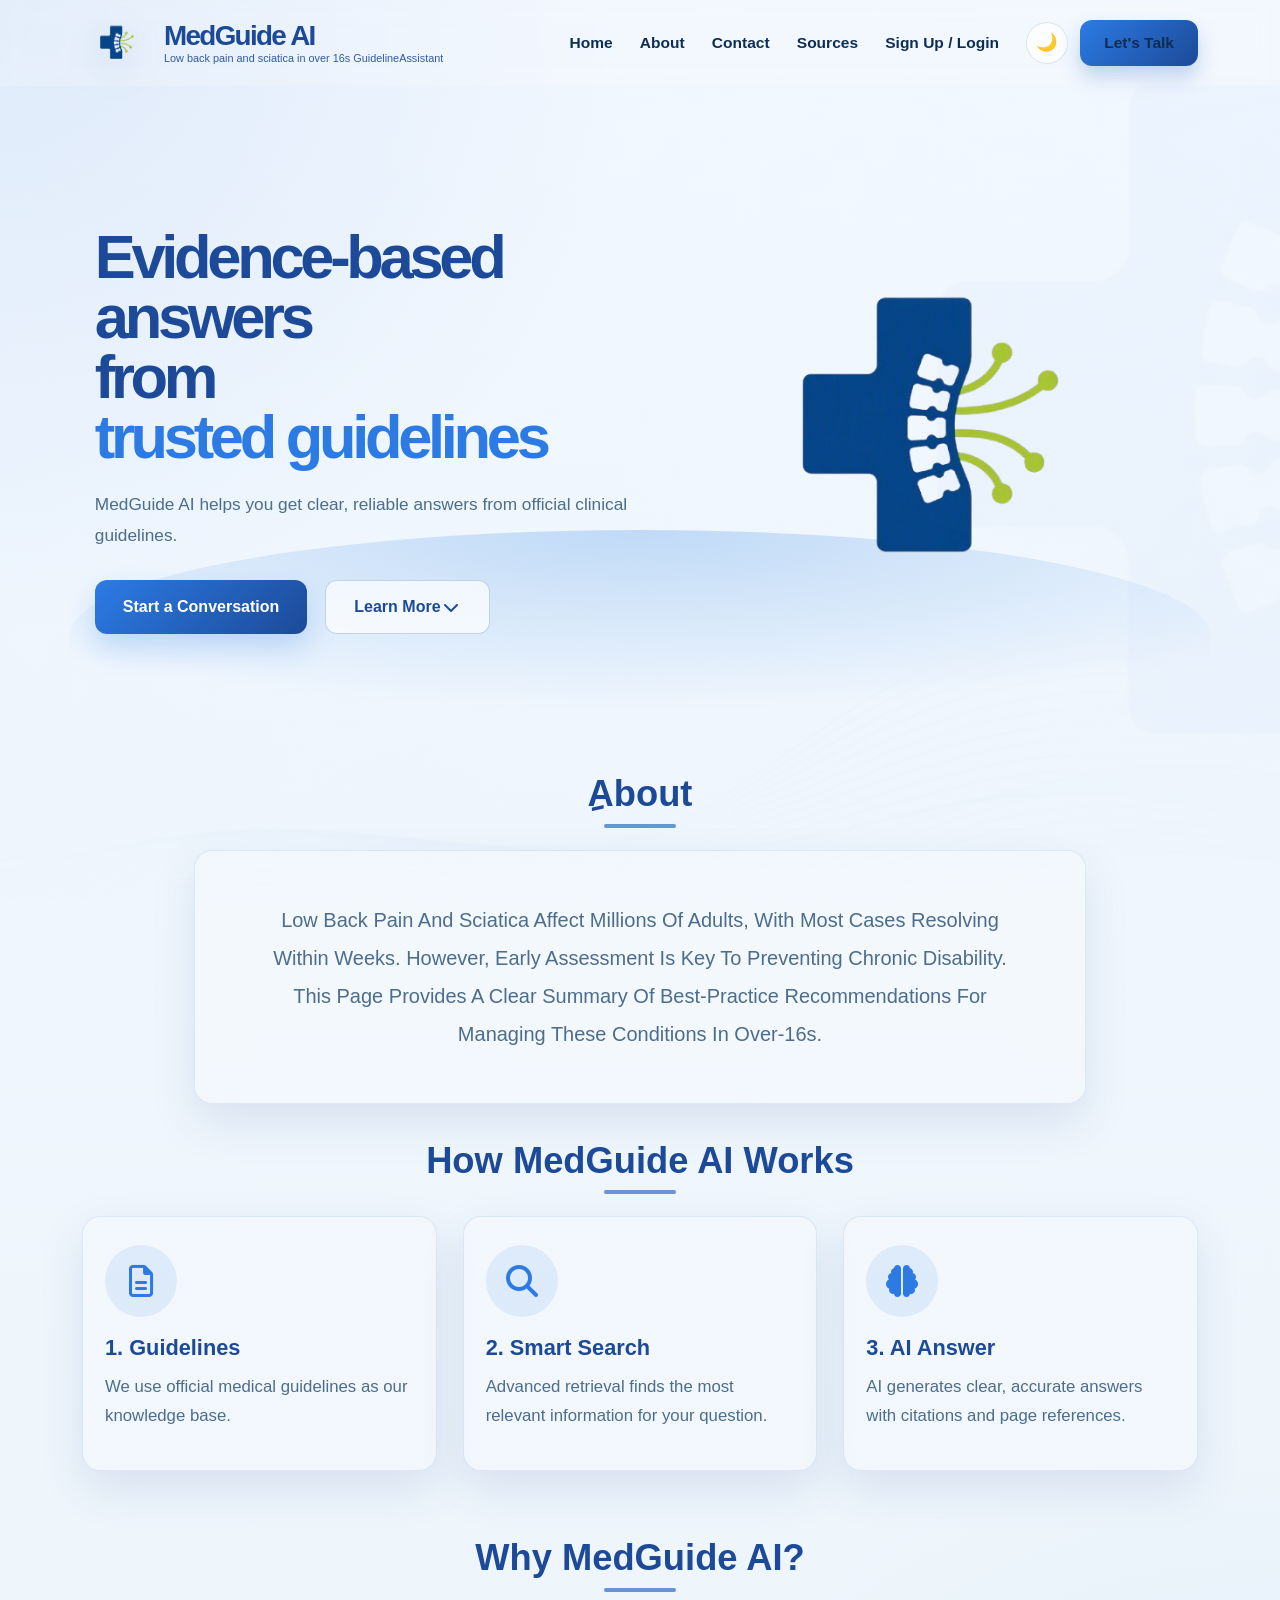
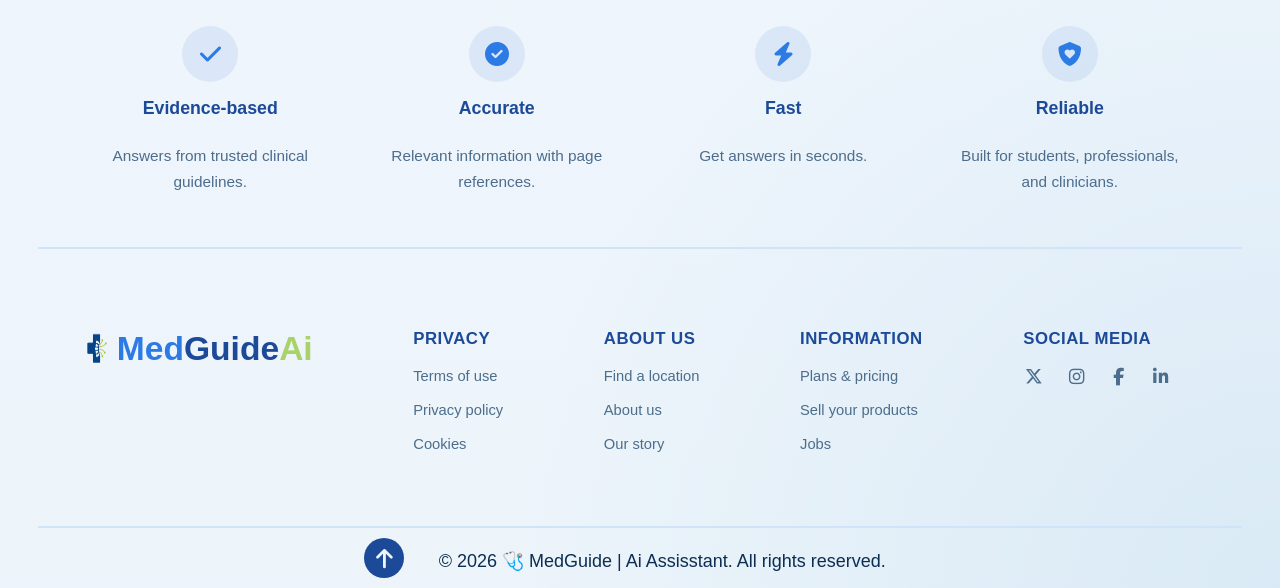
<file: index.html>
<!doctype html>
<html lang="en">
  <head>
    <meta charset="UTF-8" />
    <meta http-equiv="X-UA-Compatible" content="IE=edge" />
    <meta name="viewport" content="width=device-width, initial-scale=1.0" />
    <title>MedGuide</title>
    <link rel="icon" href="imgs/logo.png" />
    <link rel="stylesheet" href="./css/all.min.css" />
    <link rel="stylesheet" href="./css/bootstrap.min.css" />
    <link rel="stylesheet" href="./css/fonts.css" />
    <link rel="stylesheet" href="https://cdn.jsdelivr.net/npm/bootstrap@5.3.3/dist/css/bootstrap.min.css"/>
    <link rel="stylesheet" href="https://cdnjs.cloudflare.com/ajax/libs/font-awesome/6.5.2/css/all.min.css"/>
    <link rel="stylesheet" href="./css/style.css" />
  </head>
  <body>
    <div class="page-shell">
      <header class="topbar">
        <div class="container nav-shell">
          <a href="#" class="brand" aria-label="MedGuide AI home">
            <img src="imgs/logo.png" alt="MedGuide AI logo" class="brand-mark" />
            <span class="brand-text">
              <span class="brand-name">MedGuide AI</span>
              <small>Low back pain and sciatica in over 16s GuidelineAssistant</small>
            </span>
          </a>

          <button
            class="navbar-toggler"
            type="button"
            id="navbar-toggler"
            aria-label="Toggle navigation"
            aria-expanded="false"
          >
            <span class="navbar-toggler-icon"></span>
          </button>

          <nav class="main-nav" id="nav" aria-label="Main navigation">
            <a href="#">Home</a>
            <a href="#about">About</a>
            <a href="#contact">Contact</a>
            <a href="#sources">Sources</a>
            <a href="./sign-up.html">Sign Up / Login</a>

            <div class="nav-tools">
              <button id="theme-btn" type="button" aria-label="Toggle theme">
                🌙
              </button>
              <a href="sign-up.html" class="nav-btn auth-gated-link">Let's Talk</a>
            </div>
          </nav>
        </div>
      </header>

      <main class="landing-page">
        <section class="hero">
          <div class="container hero-inner">
            <div class="hero-copy">
              <h1>
                Evidence-based answers<br />from <span>trusted guidelines</span>
              </h1>
              <p>
                MedGuide AI helps you get clear, reliable answers from official
                clinical guidelines.
              </p>

              <div class="hero-actions">
                <a class="primary-btn auth-gated-link" href="chat.html">Start a Conversation</a>
                <button class="secondary-btn" onclick="openCV()">
                  Learn More <i class="fa-solid fa-chevron-down"></i>
                </button>
              </div>
            </div>

            <div class="hero-art" aria-hidden="true">
              <img src="imgs/logo.png" alt="Medical AI logo illustration" />
            </div>
          </div>
        </section>
        <!-- About section start -->
        <section id="about">
          <div class="container">
            <h2 class="section-title">ِAbout</h2>
            <div class="about-card">
              <p class="about-text">
                Low back pain and sciatica affect millions of adults, with most
                cases resolving within weeks. However, early assessment is key
                to preventing chronic disability. This page provides a clear
                summary of best-practice recommendations for managing these
                conditions in over-16s.
              </p>
            </div>
          </div>
        </section>
        <!-- process section start -->
        <section class="process" id="how-it-works">
          <div class="container">
            <h2 class="section-title">How MedGuide AI Works</h2>

            <div class="card-grid">
              <article class="info-card">
                <div class="icon-wrap">
                  <i class="fa-regular fa-file-lines"></i>
                </div>
                <h3>1. Guidelines</h3>
                <p>We use official medical guidelines as our knowledge base.</p>
              </article>

              <article class="info-card">
                <div class="icon-wrap">
                  <i class="fa-solid fa-magnifying-glass"></i>
                </div>
                <h3>2. Smart Search</h3>
                <p>
                  Advanced retrieval finds the most relevant information for
                  your question.
                </p>
              </article>

              <article class="info-card">
                <div class="icon-wrap">
                  <i class="fa-solid fa-brain"></i>
                </div>
                <h3>3. AI Answer</h3>
                <p>
                  AI generates clear, accurate answers with citations and page
                  references.
                </p>
              </article>
            </div>
          </div>
        </section>
        <!-- benefits  section start -->
        <section class="benefits">
          <div class="container">
            <h2 class="section-title">Why MedGuide AI?</h2>
            <div class="benefit-grid">
              <div class="benefit-item">
                <div class="benefit-icon">
                  <i class="fa-solid fa-check"></i>
                </div>
                <h4>Evidence-based</h4>
                <p>Answers from trusted clinical guidelines.</p>
              </div>

              <div class="benefit-item">
                <div class="benefit-icon">
                  <i class="fa-solid fa-circle-check"></i>
                </div>
                <h4>Accurate</h4>
                <p>Relevant information with page references.</p>
              </div>

              <div class="benefit-item">
                <div class="benefit-icon"><i class="fa-solid fa-bolt"></i></div>
                <h4>Fast</h4>
                <p>Get answers in seconds.</p>
              </div>

              <div class="benefit-item">
                <div class="benefit-icon">
                  <i class="fa-solid fa-shield-heart"></i>
                </div>
                <h4>Reliable</h4>
                <p>Built for students, professionals, and clinicians.</p>
              </div>
            </div>
          </div>
        </section>
      </main>
      <div class="line"></div>
      <!-- contact section -->
      <section class="contact" id="contact">
        <div class="contact-container">
          <div class="contact-col brand-col">
            <img src="./imgs/logo.png" alt="" class="contact-col-img" />
            <h2 class="contact-brand-title">
              Med<span class="contact-brand-title-span">Guide</span
              ><span class="contact-brand-title-span2">Ai</span>
            </h2>
            <!-- <p class="contact-brand-text">Your Trusted Medical Guideline Assistant.</p> -->
          </div>

          <div class="contact-col">
            <h3>Privacy</h3>
            <ul>
              <li><a href="#">Terms of use</a></li>
              <li><a href="#">Privacy policy</a></li>
              <li><a href="#">Cookies</a></li>
            </ul>
          </div>

          <div class="contact-col">
            <h3>About us</h3>
            <ul>
              <li><a href="#">Find a location</a></li>
              <li><a href="#">About us</a></li>
              <li><a href="#">Our story</a></li>
            </ul>
          </div>

          <div class="contact-col">
            <h3>Information</h3>
            <ul>
              <li><a href="#">Plans & pricing</a></li>
              <li><a href="#">Sell your products</a></li>
              <li><a href="#">Jobs</a></li>
            </ul>
          </div>

          <div class="contact-col social-col">
            <h3>Social media</h3>
            <div class="social-icons">
              <a href="#"><i class="fa-brands fa-x-twitter"></i></a>
              <a href="#"><i class="fa-brands fa-instagram"></i></a>
              <a href="#"><i class="fa-brands fa-facebook-f"></i></a>
              <a href="#"><i class="fa-brands fa-linkedin-in"></i></a>
            </div>
          </div>
        </div>
      </section>
      <div class="line"></div>
      <!-- footer section -->
      <footer>
        <a href="#top" class="back-to-top" id="topBtn">
          <i class="fas fa-arrow-up"></i>
        </a>
        <span> © 2026 🩺 MedGuide | Ai Assisstant. All rights reserved.</span>
      </footer>
    </div>

    <script src="./js/main.js"></script>
    <script src="https://cdn.jsdelivr.net/npm/bootstrap@5.3.3/dist/js/bootstrap.bundle.min.js"></script>
  </body>
</html>
</file>
<file: css/fonts.css>
@font-face {
    font-family: "poppins";
    src: url(../webfonts/Poppins-Bold.ttf);
} 
@font-face {
    font-family: "poppins-normal";
    src: url(../webfonts/Poppins-Black.ttf);
} 
@font-face {
    font-family: "poppins-light";
    src: url(../webfonts/Poppins-Light.ttf);
}
</file>
<file: css/style.css>
* {
  box-sizing: border-box;
  margin: 0;
  padding: 0;
}
.line{
  height: 1.9px;
  width: 94%;
  background-color: var(--blue-card);
  margin: auto;
}
:root {
  --bg-soft: #edf5fb;
  --bg-white: rgba(255, 255, 255, 0.6);
  --panel: rgba(255, 255, 255, 0.68);
  --panel-strong: #ffffff;
  --line: rgba(83, 131, 202, 0.15);
  --text: #0d2e52;
  --text-soft: #4c6d8c;
  --blue: #2c7be5;
  --blue-deep: #1c4a98;
  --blue-light: #ddf0ff;
  --blue-card: #cfe3f9;
  --green: #a9d36a;
  --shadow: 0 18px 45px rgba(46, 92, 150, 0.12);
}
.fa-arrow-up{
  position: relative;
  left: -30px;
  background-color: var(--blue-deep);
  color: var(--bg-soft);
  font-size: 22px;
  border: none;
  margin-top: 10px;
  width: 40px;
  height: 40px;
  padding: 10px;
  border-radius: 50%;
  cursor: pointer;
  z-index: 1000;
  transition:all 0.4s ease-in-out ;
  -webkit-border-radius: 50%;
  -moz-border-radius: 50%;
  -ms-border-radius: 50%;
  -o-border-radius: 50%;
  -webkit-transition:all 0.4s ease-in-out ;
  -moz-transition:all 0.4s ease-in-out ;
  -ms-transition:all 0.4s ease-in-out ;
  -o-transition:all 0.4s ease-in-out ;
}
@media (max-width: 860px) {
  .menu-toggle {
    display: inline-flex;
    margin-left: auto;
  }

  .nav-shell {
    flex-wrap: wrap;
    padding: 12px 0;
  }

  .main-nav {
    position: absolute;
    top: calc(100% + 10px);
    left: 0;
    right: 0;
    flex-direction: column;
    align-items: stretch;
    gap: 10px;
    padding: 18px 16px;
    background: rgba(255, 255, 255, 0.84);
    border: 1px solid rgba(83, 131, 202, 0.2);
    border-radius: 18px;
    backdrop-filter: blur(14px);
    box-shadow: var(--shadow);
    opacity: 0;
    visibility: hidden;
    transform: translateY(-10px);
    pointer-events: none;
    transition: all 0.25s ease;
    z-index: 20;
  }

  .topbar.nav-open .main-nav {
    opacity: 1;
    visibility: visible;
    transform: translateY(0);
    pointer-events: auto;
  }

  .main-nav a {
    padding: 10px 12px;
    border-radius: 10px;
    background: rgba(221, 240, 255, 0.35);
  }

  .main-nav a::after {
    display: none;
  }

  .nav-tools {
    margin-left: auto;
    gap: 8px;
  }

  .nav-btn {
    padding: 0 16px;
    min-height: 42px;
  }
}

@media (max-width: 450px) {
  .fa-arrow-up{
    right: 140px;
  }

  .brand {
    max-width: calc(100% - 60px);
  }

  .brand-text small {
    display: none;
  }
}
html {
  scroll-behavior: smooth;
}

body {
  min-height: 100vh;
  font-family: Arial, "Helvetica Neue", sans-serif;
  color: var(--text);
  background:
    radial-gradient(circle at top left, rgba(140, 177, 228, 0.18), transparent 25%),
    radial-gradient(circle at bottom right, rgba(148, 196, 228, 0.22), transparent 30%),
    linear-gradient(180deg, rgba(240, 247, 255, 0.9), rgba(235, 243, 250, 0.92)),
    url("../imgs/bg.jpg") center top / cover no-repeat fixed;
  transition: background-color 0.25s ease, color 0.25s ease;
}

body.dark-mode {
  --bg-soft: #071827;
  --bg-white: rgba(9, 19, 31, 0.72);
  --panel: rgba(13, 25, 39, 0.8);
  --panel-strong: #0d1d2d;
  --line: rgba(133, 180, 247, 0.14);
  --text: #eaf4ff;
  --text-soft: #b8d5f5;
  --blue: #75aef7;
  --blue-deep: #dfeeff;
  --blue-light: rgba(117, 174, 247, 0.14);
  --blue-card: rgba(117, 174, 247, 0.12);
  --green: #a9d36a;
  --shadow: 0 18px 45px rgba(4, 12, 20, 0.5);
  background:
    radial-gradient(circle at top left, rgba(62, 95, 154, 0.35), transparent 25%),
    radial-gradient(circle at bottom right, rgba(26, 69, 111, 0.32), transparent 30%),
    linear-gradient(180deg, rgba(7, 18, 29, 0.96), rgba(10, 21, 35, 0.98)),
    url("../imgs/bg.jpg") center top / cover no-repeat fixed;
  color: var(--text);
}

img {
  max-width: 100%;
  display: block;
}

a {
  text-decoration: none !important;
}

.page-shell {
  min-height: 100vh;
}

.container {
  width: min(1280px, calc(100% - 48px));
  margin: 0 auto;
}

.topbar {
  position: sticky;
  top: 0;
  z-index: 20;
  background: rgba(255, 255, 255, 0.18);
  backdrop-filter: blur(10px);
}

.nav-shell {
  display: flex;
  align-items: center;
  justify-content: space-between;
  min-height: 86px;
  gap: 24px;
  position: relative;
}
.navbar {
  display: flex;
  justify-content: space-between;
  background-color: transparent;
  align-items: center;
  padding: 30px 8%;
  position: fixed;
  top: 0;
  left: 0;
  width: 100%;
  z-index: 10;
  transition: all 0.4s ease-in-out !important;
  -webkit-transition: all 0.4s ease-in-out !important;
  -moz-transition: all 0.4s ease-in-out !important;
  -ms-transition: all 0.4s ease-in-out !important;
  -o-transition: all 0.4s ease-in-out !important;
}
.navbar-brand {
  font-family: "Playfair Display", serif;
  color: #ffffff;
  font-size: 1.8rem;
  font-weight: 700;
  letter-spacing: 1px;
  transition: all 0.3s ease;
  -webkit-transition: all 0.3s ease;
  -moz-transition: all 0.3s ease;
  -ms-transition: all 0.3s ease;
  -o-transition: all 0.3s ease;
}
.nav-link {
  display: flex;
  list-style: none;
  gap: 30px;
}

.nav-link {
  position: relative;
  text-decoration: none;
  font-size: 18px;
  font-weight: 500;
  letter-spacing: 1px;
  transition: all 0.5s ease-in-out;
  -webkit-transition: all 0.5s ease-in-out;
  -moz-transition: all 0.5s ease-in-out;
  -ms-transition: all 0.5s ease-in-out;
  -o-transition: all 0.5s ease-in-out;
}
.nav-link::after {
  content: "";
  position: absolute;
  left: 0;
  width: 0;
  bottom: -5px;
  height: 2px;
  background-color: var(--blue-deep);
  transition: all 0.4s ease-in-out;
  -webkit-transition: all 0.4s ease-in-out;
  -moz-transition: all 0.4s ease-in-out;
  -ms-transition: all 0.4s ease-in-out;
  -o-transition: all 0.4s ease-in-out;
}
.nav-link:hover::after,
.nav-link.active::after {
  width: 90%;
}
@media (max-width: 768px) {
  .nav-shell {
    min-height: 78px;
    position: relative;
    padding-right: 62px;
  }

  .brand {
    width: calc(100% - 62px);
    min-width: 0;
  }

  .brand-mark {
    width: 44px;
    height: 34px;
  }

  .brand-name {
    font-size: 1.15rem;
  }

  .brand-text small {
    display: none;
  }

  .navbar-toggler {
    position: absolute;
    top: 50%;
    right: 0;
    transform: translateY(-50%);
    display: inline-flex !important;
    align-items: center;
    justify-content: center;
    width: 46px;
    height: 46px;
    border: 1px solid rgba(28, 74, 152, 0.35);
    background: linear-gradient(135deg, rgba(255, 255, 255, 0.96), rgba(221, 240, 255, 0.88));
    border-radius: 12px;
    box-shadow: 0 8px 18px rgba(43, 84, 141, 0.12);
    z-index: 30;
    cursor: pointer;
  }

  .navbar-toggler:focus,
  .navbar-toggler:focus-visible {
    outline: none;
    box-shadow: 0 0 0 0.25rem rgba(44, 123, 229, 0.2);
  }

  .navbar-toggler-icon {
    display: block;
    width: 22px;
    height: 22px;
    background-image: url("data:image/svg+xml,%3csvg xmlns='http://www.w3.org/2000/svg' viewBox='0 0 30 30'%3e%3cpath stroke='rgba%2828, 74, 152, 1%29' stroke-linecap='round' stroke-miterlimit='10' stroke-width='2.2' d='M4 7h22M4 15h22M4 23h22'/%3e%3c/svg%3e");
    background-repeat: no-repeat;
    background-position: center;
    background-size: 22px 22px;
  }

  .main-nav {
    position: absolute;
    top: calc(100% + 8px);
    left: 0;
    right: 0;
    width: 100%;
    display: flex;
    flex-direction: column;
    align-items: stretch;
    gap: 0;
    padding: 18px 18px 14px;
    background: rgba(255, 255, 255, 0.96);
    border: 1px solid rgba(83, 131, 202, 0.18);
    border-radius: 18px;
    box-shadow: 0 18px 40px rgba(46, 92, 150, 0.12);
    opacity: 0;
    visibility: hidden;
    pointer-events: none;
    transition: opacity 0.25s ease, visibility 0.25s ease, transform 0.25s ease;
    transform: translateY(-8px);
    z-index: 25;
  }

  .topbar.nav-open .main-nav {
    opacity: 1;
    visibility: visible;
    pointer-events: auto;
    transform: translateY(0);
  }

  .main-nav a {
    display: block;
    width: 100%;
    padding: 14px 0;
    border-bottom: 1px solid rgba(83, 131, 202, 0.16);
    color: var(--blue-deep);
    font-size: 1.1rem;
    font-weight: 700;
    letter-spacing: 0.01em;
    text-align: left;
    background: transparent;
  }

  .main-nav a:last-child {
    border-bottom: none;
  }

  .main-nav a::after {
    display: none;
  }

  .main-nav .nav-tools {
    display: flex;
    justify-content: flex-end;
    align-items: center;
    gap: 10px;
    margin: auto;
    margin-top: 20px;
    padding-top:20px;
    border-top: 1px solid rgba(83, 131, 202, 0.16);
  }

  .main-nav .nav-tools #theme-btn {
    width: 58px;
    height: 42px;
    border-radius: 14px;
    font-size: 1.3rem;
    background: rgba(255, 255, 255, 0.74);
    border: 1px solid rgba(58, 116, 187, 0.18);
    box-shadow: 0 8px 18px rgba(43, 84, 141, 0.08);
  }

  .main-nav .nav-btn {
    min-height: 42px;
    padding: 12px 20px;
    font-size: 0.95rem;
    border-radius: 14px;
    box-shadow: 0 10px 20px rgba(39, 96, 180, 0.2);
     background: linear-gradient(135deg, var(--blue), var(--blue-deep));
  }
}

body.dark-mode .navbar-toggler {
  background: rgba(16, 27, 40, 0.8);
  border-color: rgba(143, 188, 255, 0.18);
}

body.dark-mode .navbar-toggler-icon {
  background-image: url("data:image/svg+xml,%3csvg xmlns='http://www.w3.org/2000/svg' viewBox='0 0 30 30'%3e%3cpath stroke='rgba%2395c7ff, 1%29' stroke-linecap='round' stroke-miterlimit='10' stroke-width='2.2' d='M4 7h22M4 15h22M4 23h22'/%3e%3c/svg%3e");
}

body.dark-mode .main-nav {
  background: rgba(13, 25, 39, 0.9);
  border-color: rgba(143, 188, 255, 0.18);
}

body.dark-mode .main-nav a,
body.dark-mode .main-nav .nav-tools {
  color: var(--text);
  border-color: rgba(143, 188, 255, 0.14);
}
.menu-toggle {
  display: none;
  border: 0;
  background: rgba(255, 255, 255, 0.72);
  width: 46px;
  height: 46px;
  border-radius: 12px;
  align-items: center;
  justify-content: center;
  flex-direction: column;
  gap: 5px;
  cursor: pointer;
  box-shadow: 0 8px 18px rgba(43, 84, 141, 0.12);
  position: relative;
  z-index: 3;
}

.menu-toggle span {
  display: block;
  width: 22px;
  height: 2px;
  background: var(--blue-deep);
  border-radius: 999px;
  transition: transform 0.25s ease, opacity 0.25s ease;
}

.topbar.nav-open .menu-toggle span:nth-child(1) {
  transform: translateY(7px) rotate(45deg);
}

.topbar.nav-open .menu-toggle span:nth-child(2) {
  opacity: 0;
}

.topbar.nav-open .menu-toggle span:nth-child(3) {
  transform: translateY(-7px) rotate(-45deg);
}

.brand {
  display: inline-flex;
  align-items: center;
  gap: 12px;
  color: var(--blue-deep);
}

.brand-mark {
  width: 70px;
  height: 50px;
  object-fit: contain;
  filter: drop-shadow(0 10px 18px rgba(73, 102, 160, 0.2));
}

.brand-text {
  display: flex;
  flex-direction: column;
  line-height: 1;
}

.brand-name {
  font-size: clamp(1.5rem, 1.1rem + 0.8vw, 2.2rem);
  font-weight: 900;
  letter-spacing: -0.06em;
}

.brand-text small {
  font-size: 0.68rem;
  color: var(--blue-deep);
  margin-top: 4px;
  opacity: 0.9;
}

.main-nav {
  display: flex;
  align-items: center;
  justify-content: center;
  gap: clamp(1.2rem, 0.9rem + 1vw, 2.5rem);
  flex-wrap: wrap;
}

.main-nav a {
  position: relative;
  color: var(--text);
  font-size: 0.97rem;
  font-weight: 700;
  transition: color 0.2s ease;
}

.main-nav a:hover {
  color: var(--blue-deep);
}

.main-nav a::after {
  content: "";
  position: absolute;
  left: 0;
  bottom: -8px;
  width: 0;
  height: 2px;
  border-radius: 999px;
  background: var(--blue-deep);
  transition: width 0.2s ease;
}

.main-nav a:hover::after {
  width: 100%;
}

.nav-btn,
.primary-btn,
.secondary-btn {
  display: inline-flex;
  align-items: center;
  justify-content: center;
  border-radius: 12px;
  font-weight: 800;
  transition: transform 0.2s ease, box-shadow 0.2s ease;
  -webkit-transition: transform 0.2s ease, box-shadow 0.2s ease;
  -moz-transition: transform 0.2s ease, box-shadow 0.2s ease;
  -ms-transition: transform 0.2s ease, box-shadow 0.2s ease;
  -o-transition: transform 0.2s ease, box-shadow 0.2s ease;
}

.nav-tools {
  display: flex;
  align-items: center;
  gap: 12px;
}

#theme-btn,
.chat-theme-btn {
  width: 42px;
  height: 42px;
  border: 1px solid rgba(58, 116, 187, 0.18);
  border-radius: 50%;
  background: rgba(255, 255, 255, 0.68);
  color: var(--blue-deep);
  font-size: 1.08rem;
  cursor: pointer;
  transition: transform 0.2s ease, background 0.2s ease, color 0.2s ease;
  -webkit-transition: transform 0.2s ease, background 0.2s ease, color 0.2s ease;
  -moz-transition: transform 0.2s ease, background 0.2s ease, color 0.2s ease;
  -ms-transition: transform 0.2s ease, background 0.2s ease, color 0.2s ease;
  -o-transition: transform 0.2s ease, background 0.2s ease, color 0.2s ease;
  -webkit-border-radius: 50%;
  -moz-border-radius: 50%;
  -ms-border-radius: 50%;
  -o-border-radius: 50%;
}

#theme-btn:hover,
.chat-theme-btn:hover {
  transform: translateY(-1px);
  -webkit-transform: translateY(-1px);
  -moz-transform: translateY(-1px);
  -ms-transform: translateY(-1px);
  -o-transform: translateY(-1px);
}
#hometitle {
  margin-top: 5%;
  font-family: "poppins";
  font-size: 20px;
  font-weight: 600;
  transition: all 0.5s ease-in-out;
  -webkit-transition: all 0.5s ease-in-out;
  -moz-transition: all 0.5s ease-in-out;
  -ms-transition: all 0.5s ease-in-out;
  -o-transition: all 0.5s ease-in-out;
}
.welcome-text{
   letter-spacing: 1px;
   font-family: "poppins";
   font-size: 30px;
   font-weight: 600;
   margin-top: 10%;
   color: #2d86fb;
   transition: all 5s ease-in-out;
   -webkit-transition: all 5s ease-in-out;
   -moz-transition: all 5s ease-in-out;
   -ms-transition: all 5s ease-in-out;
   -o-transition: all 5s ease-in-out;
}
.welcome-text::after {
     content: "";
     animation: typing 4s infinite;
     -webkit-animation: typing 4s infinite;
     transition: all 5s ease-in-out;
     -webkit-transition: all 5s ease-in-out;
     -moz-transition: all 5s ease-in-out;
     -ms-transition: all 5s ease-in-out;
     -o-transition: all 5s ease-in-out;
}
@keyframes typing {
  0% {
    content: "Have";
  }
  50% {
    content: "Have A";
  }
  75% {
    content: "Have A Nice";
  }
  100% {
    content: "Have A Nice Time";
  }
}
body.dark-mode #theme-btn,
body.dark-mode .chat-theme-btn,
body.dark-mode .chat-settings,
body.dark-mode .back-link {
  background: rgba(16, 27, 40, 0.8);
  border-color: rgba(143, 188, 255, 0.18);
  color: var(--text);
}

.nav-btn {
  min-height: 46px;
  padding: 0 24px;
  color: #fff;
  background: linear-gradient(135deg, var(--blue), var(--blue-deep));
  box-shadow: 0 11px 20px rgba(39, 96, 180, 0.25);
}

.nav-btn:hover,
.primary-btn:hover,
.secondary-btn:hover {
  transform: translateY(-2px);
  -webkit-transform: translateY(-2px);
  -moz-transform: translateY(-2px);
  -ms-transform: translateY(-2px);
  -o-transform: translateY(-2px);
}

.auth-toast {
  position: fixed;
  top: 96px;
  left: 50%;
  z-index: 100;
  max-width: calc(100% - 32px);
  padding: 12px 18px;
  border: 1px solid rgba(44, 123, 229, 0.2);
  border-radius: 10px;
  background: var(--panel-strong);
  color: var(--text);
  box-shadow: var(--shadow);
  text-align: center;
  transform: translateX(-50%);
  animation: toast-in 0.25s ease-out;
}

@keyframes toast-in {
  from {
    opacity: 0;
    transform: translate(-50%, -10px);
  }
  to {
    opacity: 1;
    transform: translate(-50%, 0);
  }
}

.hero {
  padding-top: 34px;
  padding-bottom: 32px;
}

.hero-inner {
  position: relative;
  display: grid;
  grid-template-columns: 1.05fr 1fr;
  align-items: center;
  gap: 20px;
  min-height: 620px;
}

.hero-inner::before {
  content: "";
  position: absolute;
  left: 0;
  right: 0;
  bottom: 0;
  height: 210px;
  background: radial-gradient(100% 120% at 50% 0%, rgba(114, 172, 235, 0.38), rgba(222, 238, 255, 0) 72%);
  border-radius: 50% 50% 0 0;
  z-index: 0;
}

.hero-copy,
.hero-art {
  position: relative;
  z-index: 1;
}

.hero-copy {
  padding-left: clamp(0px, 1vw, 18px);
}

.hero-copy h1 {
  font-size: clamp(2.7rem, 2rem + 2.3vw, 5.2rem);
  line-height: 0.98;
  letter-spacing: -0.07em;
  font-weight: 900;
  margin-bottom: 22px;
  color: var(--blue-deep);
}

.hero-copy h1 span {
  display: block;
  color: var(--blue);
}

.hero-copy p {
  max-width: 560px;
  color: var(--text-soft);
  font-size: 1.08rem;
  line-height: 1.8;
  font-weight: 500;
  margin-bottom: 28px;
}

.hero-actions {
  display: flex;
  align-items: center;
  flex-wrap: wrap;
  gap: 18px;
}

.primary-btn,
.secondary-btn {
  min-height: 54px;
  padding: 0 28px;
}

.primary-btn {
  color: #fff;
  background: linear-gradient(135deg, var(--blue), var(--blue-deep));
  box-shadow: 0 14px 28px rgba(44, 123, 229, 0.22);
}

.secondary-btn {
  background: rgba(255, 255, 255, 0.7);
  color: var(--blue-deep);
  border: 1px solid rgba(58, 116, 187, 0.28);
}
.about-card{
  width: 80%;
  margin: auto;
  background: rgba(255, 255, 255, 0.25);
  border: 1px solid var(--line);
  border-radius: 18px;
  box-shadow: var(--shadow);
  transition:all 0.4s ease-in-out ;
  -webkit-transition:all 0.4s ease-in-out ;
  -moz-transition:all 0.4s ease-in-out ;
  -ms-transition:all 0.4s ease-in-out ;
  -o-transition:all 0.4s ease-in-out ;
  -webkit-border-radius: 18px;
  -moz-border-radius: 18px;
  -ms-border-radius: 18px;
  -o-border-radius: 18px;
}
.about-card:hover{
  transform: translateY(-5px);
  -webkit-transform: translateY(-5px);
  -moz-transform: translateY(-5px);
  -ms-transform: translateY(-5px);
  -o-transform: translateY(-5px);
}
.about-text{
  line-height: 1.9;
  padding-block: 50px;
  font-size: 20px;
  text-align: center;
  text-transform: capitalize;
  margin: auto;
  width: 85%;
  color: var(--text-soft);
}
.chat-page-body {
  background: linear-gradient(180deg, rgba(237, 245, 251, 0.95), rgba(226, 239, 250, 0.95)),
    url("../imgs/bg.jpg") center / cover no-repeat fixed;
}

.chat-page-shell {
  display: grid;
  grid-template-columns: 300px 1fr;
  min-height: 100vh;
  background: rgba(255, 255, 255, 0.12);
  backdrop-filter: blur(10px);
}

.chat-header {
  position: fixed;
  top: 0;
  left: 0;
  right: 0;
  z-index: 10;
  display: grid;
  grid-template-columns: minmax(0, 1fr) auto minmax(0, 1fr);
  align-items: center;
  gap: 24px;
  min-height: 80px;
  padding: 14px 22px;
  background: rgba(255, 255, 255, 0.18);
  border-bottom: 1px solid rgba(90, 131, 196, 0.12);
}

.chat-brand-wrap {
  display: flex;
  align-items: center;
  gap: 12px;
  min-width: 0;
}

.chat-header .home {
  grid-column: 2;
  grid-row: 1;
  text-align: center;
  white-space: nowrap;
}

.chat-header .home #hometitle,
.chat-header .home .welcome-text {
  margin: 0;
}

.chat-header .home #hometitle {
  font-size: clamp(0.9rem, 1.4vw, 1.2rem);
}

.chat-header .home .welcome-text {
  margin-top: 4px;
  font-size: clamp(0.8rem, 1.1vw, 1rem);
}

.chat-header .home[hidden] {
  display: none;
}

.back-link {
  display: inline-grid;
  place-items: center;
  width: 36px;
  height: 36px;
  border-radius: 10px;
  background: rgba(255, 255, 255, 0.55);
  color: var(--blue-deep);
}

.chat-brand-mini {
  display: flex;
  align-items: center;
  gap: 10px;
  color: var(--blue-deep);
}

.chat-brand-mini img {
  width: 36px;
  height: 36px;
}

.chat-brand-mini strong,
.chat-brand-mini span {
  display: block;
}

.chat-brand-mini strong {
  font-size: 1.02rem;
}
.chat-brand-mini span {
  font-size: 0.7rem;
  opacity: 0.8;
}

.chat-header-actions {
  grid-column: 3;
  justify-self: end;
  display: flex;
  align-items: center;
  gap: 10px;
}

.chat-settings,
.chat-theme-btn {
  width: 36px;
  height: 36px;
  border: 1px solid rgba(58, 116, 187, 0.22);
  border-radius: 50%;
  background: rgba(255, 255, 255, 0.52);
  color: var(--blue-deep);
}

.chat-sidebar-panel {
  margin-top: 80px;
  padding: 20px 14px 14px;
  border-right: 1px solid rgba(90, 131, 196, 0.12);
  background: rgba(255, 255, 255, 0.1);
}

.new-chat-btn {
  display: inline-flex;
  align-items: center;
  justify-content: center;
  min-height: 46px;
  width: 100%;
  margin-bottom: 16px;
  padding: 0 18px;
  border: 0;
  border-radius: 10px;
  background: linear-gradient(135deg, var(--blue), var(--blue-deep));
  color: #fff;
  font-weight: 700;
  box-shadow: 0 10px 20px rgba(46, 98, 186, 0.18);
  transition: all 0.5s ease-in-out;
  -webkit-transition: all 0.5s ease-in-out;
  -moz-transition: all 0.5s ease-in-out;
  -ms-transition: all 0.5s ease-in-out;
  -o-transition: all 0.5s ease-in-out;
}

.new-chat-btn[hidden] {
  display: none;
}

.new-chat-btn:hover {
  transform:translateY(-5px) ;
  -webkit-transform:translateY(-5px) ;
  -moz-transform:translateY(-5px) ;
  -ms-transform:translateY(-5px) ;
  -o-transform:translateY(-5px) ;
}
.chat-sidebar {
  display: grid;
  gap: 8px;
}

.chat-item {
  display: flex;
  align-items: center;
  gap: 10px;
  padding: 10px 12px;
  border-radius: 10px;
  background: rgba(255, 255, 255, 0.26);
  border: 1px solid rgba(96, 132, 198, 0.16);
  color: var(--text);
  font-size: 0.9rem;
  line-height: 1.4;
  transition: all 0.5s ease-in-out;
  -webkit-transition: all 0.5s ease-in-out;
  -moz-transition: all 0.5s ease-in-out;
  -ms-transition: all 0.5s ease-in-out;
  -o-transition: all 0.5s ease-in-out;
  -webkit-border-radius: 10px;
  -moz-border-radius: 10px;
  -ms-border-radius: 10px;
  -o-border-radius: 10px;
}
.chat-item:hover{
  transform: translateY(-5px);
  -webkit-transform: translateY(-5px);
  -moz-transform: translateY(-5px);
  -ms-transform: translateY(-5px);
  -o-transform: translateY(-5px);
}
.chat-item.active {
  background: rgba(205, 228, 255, 0.7);
}

.chat-icon {
  display: inline-grid;
  place-items: center;
  width: 28px;
  height: 28px;
  border-radius: 8px;
  background: rgba(46, 98, 186, 0.08);
  color: var(--blue-deep);
  flex-shrink: 0;
}

.chat-main-panel {
  margin-top: 80px;
  display: flex;
  flex-direction: column;
  min-height: calc(100vh - 80px);
}

.chat-body {
  flex: 1;
  padding: 26px 26px 10px;
  overflow-y: auto;
}

.chat-message {
  display: flex;
  flex-direction: column;
  gap: 10px;
  margin-bottom: 12px;
}

.chat-message.user {
  align-items: flex-end;
}

.bubble {
  max-width: 82%;
  padding: 12px 14px;
  border-radius: 16px;
  background: rgba(255, 255, 255, 0.72);
  border: 1px solid rgba(86, 126, 188, 0.14);
  color: var(--text);
  font-size: 0.96rem;
  line-height: 1.6;
  -webkit-border-radius: 16px;
  -moz-border-radius: 16px;
  -ms-border-radius: 16px;
  -o-border-radius: 16px;
  transition: all 0.7s ease-in-out;
  -webkit-transition: all 0.7s ease-in-out;
  -moz-transition: all 0.7s ease-in-out;
  -ms-transition: all 0.7s ease-in-out;
  -o-transition: all 0.7s ease-in-out;
}

.contact {
  padding: 80px 6% 60px 6%;

}
.contact-container {
  display: flex;
  justify-content: space-between;
  align-items: flex-start;
  flex-wrap: wrap; 
  max-width: 1400px;
  margin: 0 auto;
}
.brand-col{
  display: flex;
}
.contact-col-img{
  width: 40px;
  height: 40px;
}
.contact-brand-title {
  color: var(--blue);
  font-size: 2.1rem;
  font-weight: 700;
  margin: 0;
}
.contact-brand-title-span {
color: var(--blue-deep);
}
.contact-brand-title-span2 {
color: var(--green);
}
.contact-brand-text{
  margin-top: 10px;
  color: var(--text-soft);
  width: 70%;
}
.contact-col h3 {
  color: var(--blue-deep);
  font-size: 1.05rem;
  font-weight: 800;
  text-transform: uppercase; 
  letter-spacing: 0.5px;
  margin-bottom: 15px;
}


.contact-col ul {
  list-style: none;
  padding: 0;
  margin: 0;
}

.contact-col ul li {
  margin-bottom: 10px;
}

.contact-col ul li a {
  color: var(--text-soft);
  text-decoration: none;
  font-size: 0.92rem;
  font-weight: 400;
  transition: color 0.3s ease;
  -webkit-transition: color 0.3s ease;
  -moz-transition: color 0.3s ease;
  -ms-transition: color 0.3s ease;
  -o-transition: color 0.3s ease;
}

.contact-col ul li a:hover {
  color: var(--blue); 
}


.social-col {
  min-width: 180px;
}

.social-icons {
  display: flex;
  gap: 20px;
  align-items: center;
}

.social-icons a {
 color: var(--text-soft);
  font-size: 1.1rem;
  text-decoration: none;
  transition: transform 0.3s ease, color 0.3s ease;
  -webkit-transition: transform 0.3s ease, color 0.3s ease;
  -moz-transition: transform 0.3s ease, color 0.3s ease;
  -ms-transition: transform 0.3s ease, color 0.3s ease;
  -o-transition: transform 0.3s ease, color 0.3s ease;
}

.social-icons a:hover {
  color: var(--blue);
  transform: translateY(-3px);
  -webkit-transform: translateY(-3px);
  -moz-transform: translateY(-3px);
  -ms-transform: translateY(-3px);
  -o-transform: translateY(-3px);
}


@media (max-width: 768px) {
    .contact {
    padding: 50px 20px;
    text-align: center;
  }
  .contact-container {
    grid-template-columns: 1fr; 
    gap: 35px;
  }
  .social-icons {
    justify-content: center; 
  }
}
/* footer start */
footer {
  text-align: center;
  margin-bottom: 10px;
}
footer span {
  font-size: 18px;
  margin-block: 15px;
}
/* dark mode start */
body.dark-mode .bubble,
body.dark-mode .chat-item,
body.dark-mode .message-suggestions button,
body.dark-mode .source-list,
body.dark-mode .chat-input-wrap input,
body.dark-mode .chat-sidebar-panel,
body.dark-mode .chat-body,
body.dark-mode .chat-main-panel,
body.dark-mode .source-box {
  background: rgba(12, 23, 35, 0.72);
  border-color: rgba(135, 181, 251, 0.14);
  color: var(--text);
}

body.dark-mode .bubble.secondary {
  background: rgba(23, 39, 57, 0.82);
}

body.dark-mode .user-bubble {
  background: rgba(117, 174, 247, 0.18);
}

body.dark-mode .chat-item {
  color: var(--text);
}

body.dark-mode .chat-item.active {
  background: rgba(117, 174, 247, 0.14);
}

body.dark-mode .source-box {
  background: rgba(117, 174, 247, 0.13);
  color: var(--blue-deep);
}

.bubble.secondary {
  background: rgba(255, 255, 255, 0.4);
}

.user-bubble {
  max-width: 72%;
  background: rgba(85, 137, 208, 0.12);
}

.message-suggestions {
  display: flex;
  flex-wrap: wrap;
  gap: 10px;
  margin: 4px 0 16px;
}

.message-suggestions button {
  border: 1px solid rgba(58, 116, 187, 0.22);
  background: rgba(255, 255, 255, 0.5);
  border-radius: 999px;
  padding: 8px 12px;
  color: var(--blue-deep);
  font-size: 0.78rem;
}

.source-box {
  margin: 10px 0 6px;
  padding: 10px 12px;
  border-radius: 10px;
  background: rgba(214, 233, 255, 0.8);
  color: var(--blue-deep);
  font-weight: 700;
}

.source-list {
  padding: 10px 12px 4px;
  border-radius: 12px;
  background: rgba(255, 255, 255, 0.28);
  border: 1px solid rgba(90, 131, 196, 0.18);
}

.source-title {
  display: flex;
  align-items: center;
  justify-content: space-between;
  margin-bottom: 8px;
  color: var(--blue-deep);
  font-weight: 700;
}

.source-item {
  color: var(--text-soft);
  line-height: 1.6;
  font-size: 0.82rem;
}

.chat-input-wrap {
  display: flex;
  align-items: center;
  gap: 8px;
  padding: 12px 18px 18px;
  border-top: 1px solid rgba(90, 131, 196, 0.12);
  background: rgba(255, 255, 255, 0.12);
}

.chat-input-wrap input {
  flex: 1;
  min-height: 46px;
  border: 1px solid rgba(58, 116, 187, 0.18);
  border-radius: 12px;
  background: rgba(255, 255, 255, 0.7);
  padding: 0 14px;
  color: var(--text);
}

body.dark-mode .chat-input-wrap input::placeholder {
  color: rgba(234, 244, 255, 0.7);
}

.chat-input-wrap button {
  width: 42px;
  height: 42px;
  border: 0;
  border-radius: 12px;
  background: linear-gradient(135deg, var(--blue), var(--blue-deep));
  color: #fff;
}

.process,
.benefits {

@media (max-width: 900px) {
  .chat-page-shell {
    grid-template-columns: 1fr;
  }

  .chat-sidebar-panel {
    margin-top: 80px;
    border-right: none;
    border-bottom: 1px solid rgba(90, 131, 196, 0.12);
  }

  .chat-main-panel {
    margin-top: 0;
  }
}

@media (max-width: 560px) {
  .chat-header {
    padding: 12px 14px;
    grid-template-columns: 1fr auto;
  }

  .chat-header .home {
    grid-column: 1 / -1;
    grid-row: 2;
    white-space: normal;
  }

  .chat-body {
    padding: 18px 14px 10px;
  }

  .bubble {
    max-width: 92%;
  }

  .message-suggestions {
    gap: 8px;
  }

  .message-suggestions button {
    width: 100%;
    text-align: left;
  }
}
  padding-top: 35px;
  padding-bottom: 30px;
}

.section-title {
  position: relative;
  font-size: clamp(2rem, 1.55rem + 0.9vw, 3.1rem);
  line-height: 1.2;
  font-weight: 900;
  text-align: center;
  color: var(--blue-deep);
  margin-bottom: 34px;
}

.section-title::after {
  content: "";
  position: absolute;
  left: 50%;
  transform: translateX(-50%);
  bottom: -12px;
  width: 72px;
  height: 4px;
  background: rgba(55, 119, 198, 0.75);
  border-radius: 999px;
}

.card-grid {
  display: grid;
  grid-template-columns: repeat(3, minmax(200px, 1fr));
  gap: 26px;
}

.info-card {
  background: rgba(255, 255, 255, 0.25);
  border: 1px solid var(--line);
  border-radius: 18px;
  min-height: 220px;
  padding: 28px 22px 24px;
  box-shadow: var(--shadow);
  text-align: left;
  transition:all 0.4s ease-in-out ;
  -webkit-transition:all 0.4s ease-in-out ;
  -moz-transition:all 0.4s ease-in-out ;
  -ms-transition:all 0.4s ease-in-out ;
  -o-transition:all 0.4s ease-in-out ;
}
.info-card:hover{
 transform: translateY(-5px);
  -webkit-transform: translateY(-5px);
  -moz-transform: translateY(-5px);
  -ms-transform: translateY(-5px);
  -o-transform: translateY(-5px);
}
.icon-wrap {
  width: 72px;
  height: 72px;
  border-radius: 50%;
  display: grid;
  place-items: center;
  background: rgba(102, 163, 233, 0.15);
  color: var(--blue);
  font-size: 2rem;
  margin-bottom: 18px;
}

.info-card h3 {
  font-size: clamp(1.3rem, 1.2rem + 0.2vw, 1.7rem);
  font-weight: 800;
  color: var(--blue-deep);
  margin-bottom: 12px;
}

.info-card p {
  color: var(--text-soft);
  font-size: 1.05rem;
  line-height: 1.7;
}

.benefit-grid {
  display: grid;
  grid-template-columns: repeat(4, minmax(180px, 1fr));
  gap: 30px;
  align-items: stretch;
}

.benefit-item {
  display: flex;
  flex-direction: column;
  align-items: center;
  text-align: center;
  gap: 16px;
  padding: 12px 10px 6px;
}

.benefit-icon {
  width: 56px;
  height: 56px;
  border-radius: 50%;
  background: rgba(84, 130, 214, 0.12);
  color: var(--blue);
  display: grid;
  place-items: center;
  font-size: 1.5rem;
}

.benefit-item h4 {
  font-size: clamp(1.05rem, 0.95rem + 0.2vw, 1.5rem);
  font-weight: 800;
  color: var(--blue-deep);
}

.benefit-item p {
  max-width: 220px;
  color: var(--text-soft);
  line-height: 1.7;
  font-size: 0.96rem;
}

@media (max-width: 1024px) {
  .hero-inner {
    grid-template-columns: 1fr;
    text-align: center;
    min-height: auto;
    padding-bottom: 40px;
  }

  .hero-copy {
    padding-left: 0;
  }

  .hero-copy p {
    margin-right: auto;
    margin-left: auto;
  }

  .hero-actions {
    justify-content: center;
  }

  .card-grid {
    grid-template-columns: repeat(3, minmax(180px, 1fr));
  }

  .benefit-grid {
    grid-template-columns: repeat(2, minmax(180px, 1fr));
  }

  .footer-grid {
    grid-template-columns: repeat(2, minmax(180px, 1fr));
  }
}

@media (max-width: 760px) {
  .nav-shell {
    flex-wrap: wrap;
    justify-content: center;
    padding: 16px 0;
  }

  .brand {
    width: 100%;
    justify-content: center;
  }

  .main-nav {
    width: 100%;
  }

  .card-grid,
  .benefit-grid,
  .footer-grid {
    grid-template-columns: 1fr;
  }

  .hero-copy h1 {
    font-size: clamp(2.3rem, 1.7rem + 3vw, 4rem);
  }

  .hero-inner {
    grid-template-columns: 1fr;
  }

  .hero-actions {
    flex-direction: column;
  }

  .primary-btn,
  .secondary-btn,
  .nav-btn {
    width: min(100%, 290px);
  }

  .chat-panel {
    width: 100%;
    min-height: 620px;
    margin-left: 0;
  }

  .section-title {
    margin-bottom: 40px;
  }
}

@media (max-width: 480px) {
  .container {
    width: min(100% - 24px, 1280px);
  }

  .brand-name {
    font-size: 1.5rem;
  }

  .brand-mark {
    width: 36px;
    height: 36px;
  }

  .brand-text small {
    font-size: 0.58rem;
  }

  .nav-btn {
    min-height: 44px;
  }

  .hero {
    padding-top: 20px;
  }

  .hero-copy p {
    font-size: 0.98rem;
  }

  .info-card {
    padding: 22px 18px 20px;
  }
}
</file>
